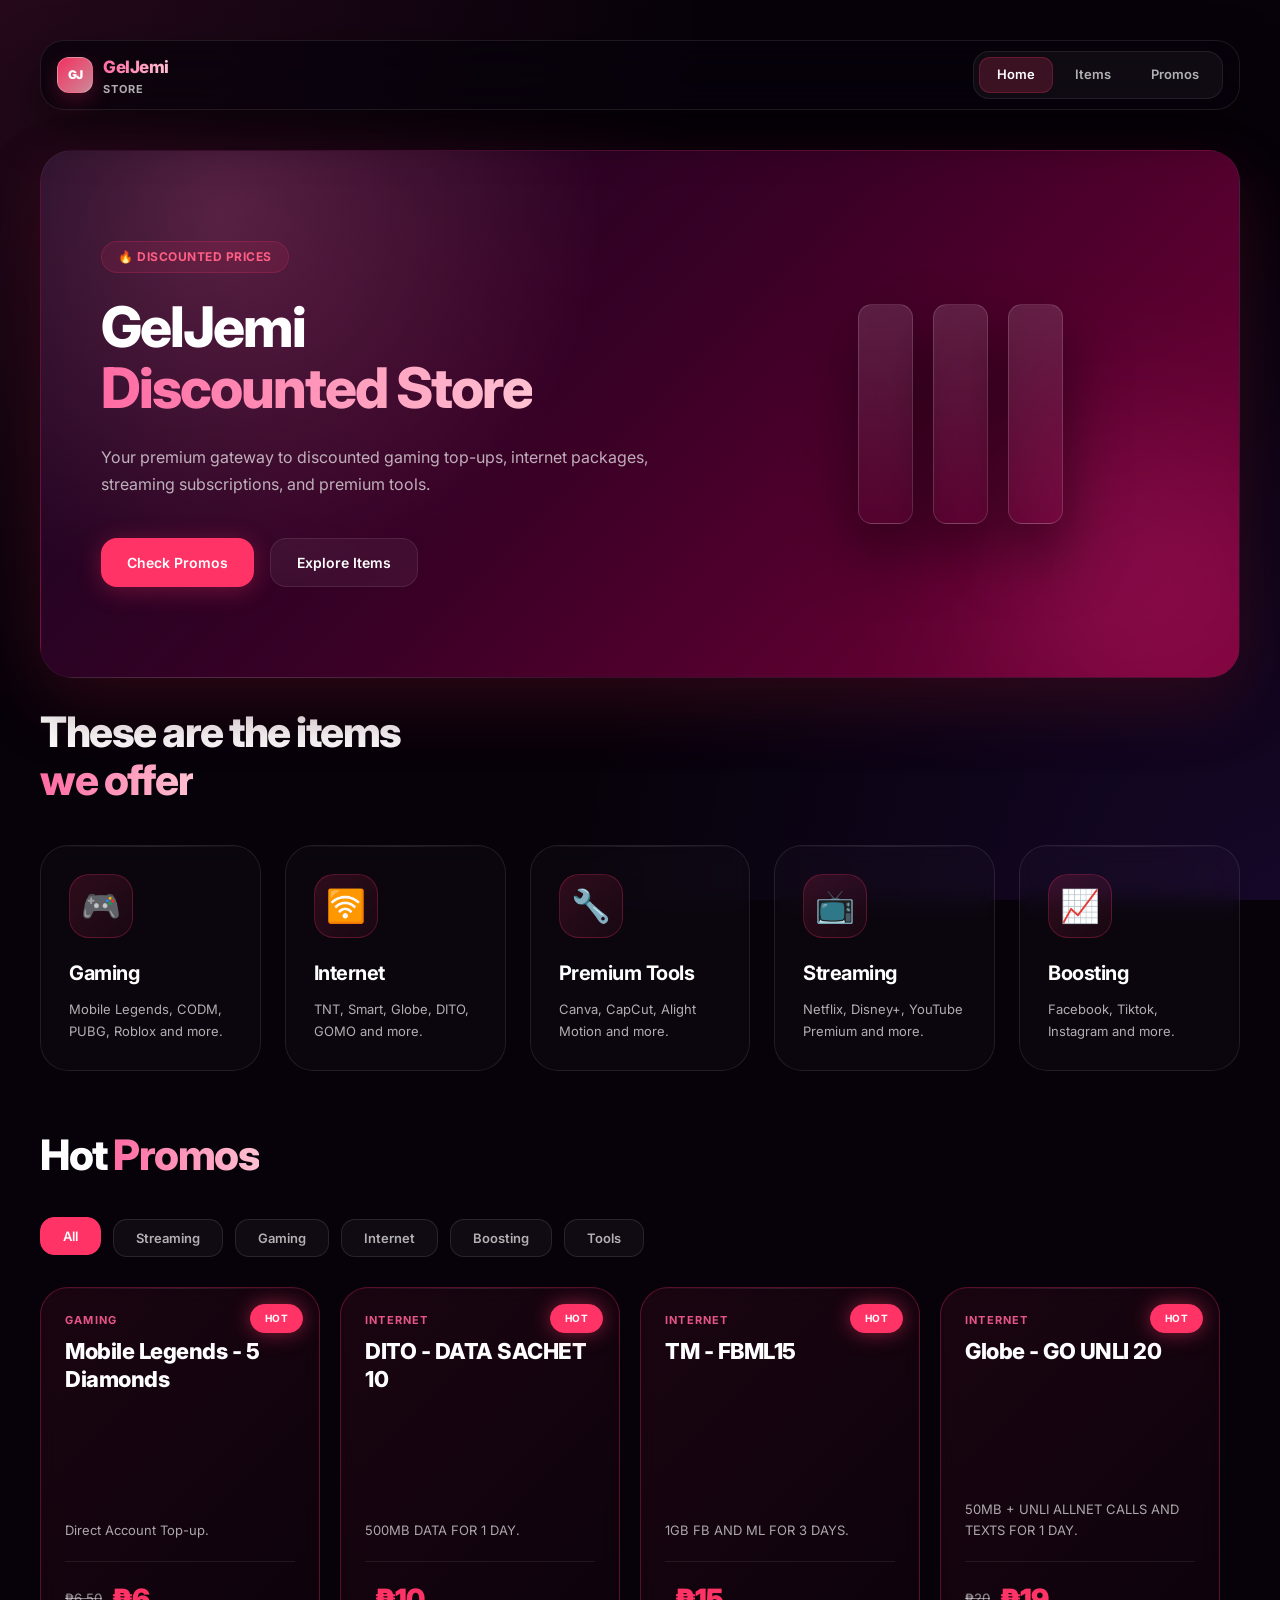
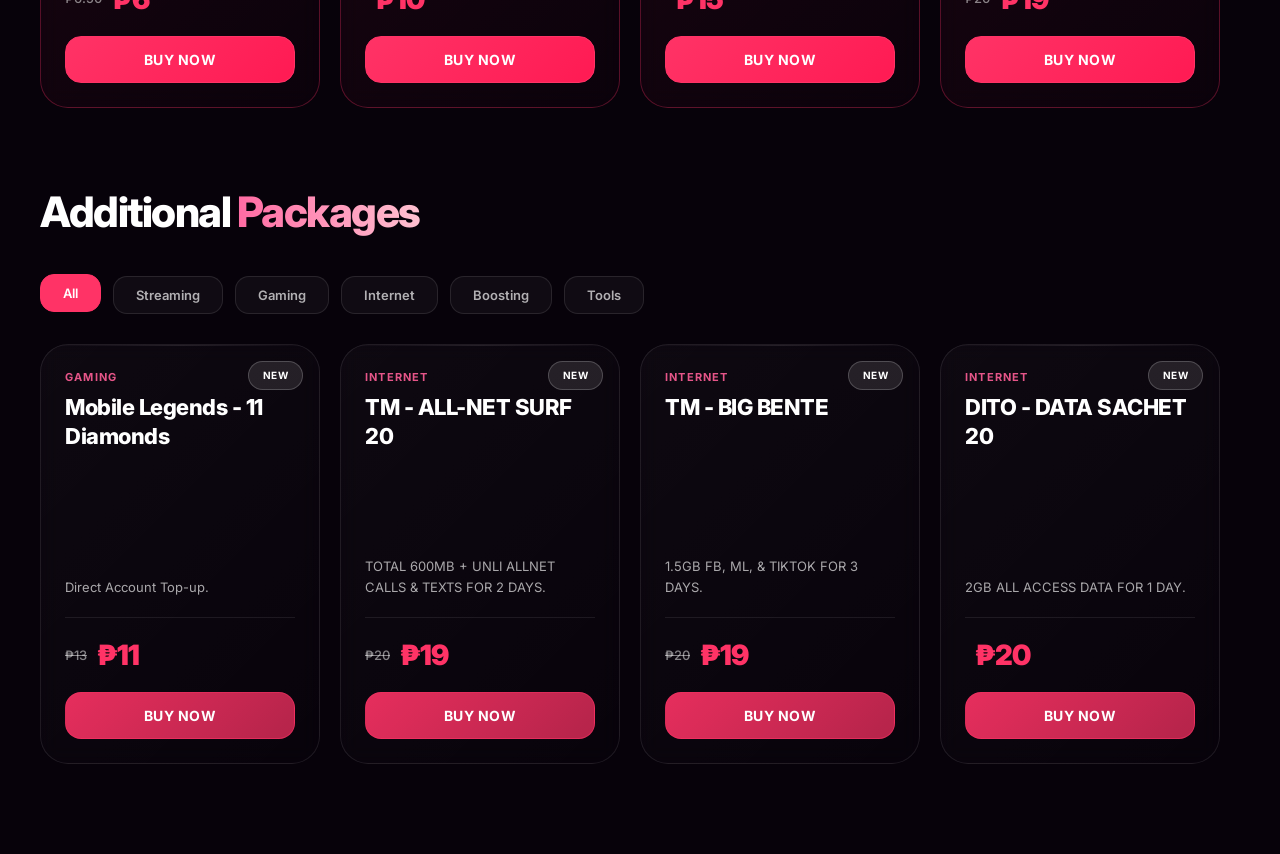
<file: index.html>
<!DOCTYPE html>
<html lang="en">
<head>
  <meta charset="utf-8" />
  <meta name="viewport" content="width=device-width,initial-scale=1" />
  <title>GelJemi - Premium Discounted Store</title>
  <meta name="theme-color" content="#12071f" />

  <link rel="preconnect" href="https://fonts.googleapis.com">
  <link rel="preconnect" href="https://fonts.gstatic.com" crossorigin>
  <link href="https://fonts.googleapis.com/css2?family=Inter:wght@400;500;600;700;800&display=swap" rel="stylesheet">
  <link rel="stylesheet" href="index.css">
</head>
<body>


<!-- Loading Screen -->
<div id="pageLoader" class="page-loader" aria-hidden="true">
  <div class="loader-inner">
    <div class="loader-logo-mark">GJ</div>
    <div class="loader-logo-name">GelJemi</div>
    <div class="loader-bar-wrap">
      <div class="loader-bar"></div>
    </div>
    <p class="loader-label">Loading store...</p>
  </div>
</div>

<div class="container">

  <nav class="navbar" role="navigation" aria-label="Main navigation">
    <div class="brand-lockup" aria-label="GelJemi store">
      <div class="logo-mark" aria-hidden="true">GJ</div>
      <div>
        <div class="logo">GelJemi</div>
        <p class="logo-subtitle">Store</p>
      </div>
    </div>
    <div class="nav-links">
      <a href="#" class="nav-link active" data-action="home">Home</a>
      <a href="#items" class="nav-link" data-action="items">Items</a>
      <a href="#promos" class="nav-link" data-action="promos">Promos</a>
    </div>
  </nav>

  <main id="app" role="main">
    <div id="home-view">
      <header class="hero-section">
        <div class="hero-content">
          <div class="hero-text">
            <span class="badge">🔥 DISCOUNTED PRICES</span>
            <h1>GelJemi<br><span class="gradient-text">Discounted Store</span></h1>
            <p class="lead">Your premium gateway to discounted gaming top-ups, internet packages, streaming subscriptions, and premium tools.</p>

            <div class="hero-buttons">
              <button class="btn btn-primary" type="button" data-scroll-to="promos">Check Promos</button>
              <button class="btn btn-secondary" type="button" data-scroll-to="items">Explore Items</button>
            </div>
          </div>

          <div class="hero-visual" aria-hidden="true">
            <div class="glass-pillar pillar-1"></div>
            <div class="glass-pillar pillar-2"></div>
            <div class="glass-pillar pillar-3"></div>
          </div>
        </div>
      </header>

      <section class="portfolio-section" id="items">
        <div class="section-header">
          <h2>These are the items<br><span class="gradient-text">we offer</span></h2>
        </div>
        <div id="itemsGrid" class="cards-grid" aria-live="polite"></div>
      </section>

      <section class="portfolio-section" id="promos">
        <div class="section-header">
          <h2>Hot <span class="gradient-text">Promos</span></h2>
        </div>

        <div class="promo-filters" role="toolbar" aria-label="Promo filters">
          <button class="filter-btn active" type="button" data-filter="all">All</button>
          <button class="filter-btn" type="button" data-filter="STREAMING">Streaming</button>
          <button class="filter-btn" type="button" data-filter="GAMING">Gaming</button>
          <button class="filter-btn" type="button" data-filter="INTERNET">Internet</button>
          <button class="filter-btn" type="button" data-filter="BOOSTING">Boosting</button>
          <button class="filter-btn" type="button" data-filter="TOOLS">Tools</button>
        </div>

        <div class="promo-swipe-wrapper">
          <div id="promosGrid" class="promos-grid" aria-live="polite"></div>
        </div>
      </section>

      <section class="portfolio-section" id="extra-layer">
        <div class="section-header">
          <h2>Additional <span class="gradient-text">Packages</span></h2>
        </div>

        <div class="promo-filters" role="toolbar" aria-label="Additional package filters">
          <button class="filter-btn active" type="button" data-extra-filter="all">All</button>
          <button class="filter-btn" type="button" data-extra-filter="STREAMING">Streaming</button>
          <button class="filter-btn" type="button" data-extra-filter="GAMING">Gaming</button>
          <button class="filter-btn" type="button" data-extra-filter="INTERNET">Internet</button>
          <button class="filter-btn" type="button" data-extra-filter="BOOSTING">Boosting</button>
          <button class="filter-btn" type="button" data-extra-filter="TOOLS">Tools</button>
        </div>

        <div class="promo-swipe-wrapper">
          <div id="extraGrid" class="promos-grid" aria-live="polite"></div>
        </div>
      </section>
    </div>

    <div id="category-view" class="is-hidden">
      <section class="portfolio-section">
        <button id="dynamic-back-btn" class="glass-back-btn" type="button" aria-label="Back to previous">← <span id="back-btn-text">Back to Home</span></button>

        <div class="section-header category-heading">
          <h2 id="selection-page-title">Choose your <span class="gradient-text" id="category-title">Platform</span></h2>
        </div>

        <div id="variant-filters" class="promo-filters variant-filters is-hidden">
          <button class="filter-btn active" type="button" data-variant="all">All</button>
          <button class="filter-btn" type="button" data-type="load" data-variant="REGULAR_LOAD">Regular Load</button>
          <button class="filter-btn" type="button" data-type="load" data-variant="PROMO_LOAD">Promo Load</button>
          <button class="filter-btn" type="button" data-type="game" data-variant="GAME_PASS">Game Pass</button>
          <button class="filter-btn" type="button" data-type="game" data-variant="GAME_TOKEN">Game Token</button>
        </div>

        <div id="category-items-grid" class="cards-grid" aria-live="polite"></div>
      </section>
    </div>
  </main>
</div>

<!-- Order Modal -->
<div id="orderModal" class="order-modal" aria-hidden="true" role="dialog" aria-modal="true" aria-labelledby="orderTitle">
  <div class="order-modal-content">
    <h2 id="orderTitle">Order Details</h2>
    <div class="order-preview" id="orderPreview">
      <div id="orderInfo"></div>
      <div id="dynamicFields"></div>
    </div>

    <div class="modal-actions">
      <button id="messengerBtn" class="messenger-btn" type="button" disabled>Copy & Open Messenger</button>
      <button id="closeModalBtn" class="close-btn" type="button">Close</button>
    </div>
  </div>
</div>

<!-- Scroll Highlight Blob -->
<div id="scrollBlob" class="scroll-highlight-blob" aria-hidden="true"></div>

<!-- Toast -->
<div id="toast" class="toast" aria-live="polite" role="status"></div>

<!-- Scripts -->
<script src="data.js"></script>
<script src="index.js"></script>
</body>
</html>
</file>
<file: index.css>
/* =========================================================================
   GLOBAL MODERN RESET & ROOT VARIABLES
   ========================================================================= */

:root {
  --bg-dark: #07020a;
  --card-bg: rgba(255, 255, 255, 0.045);
  --card-border: rgba(255, 255, 255, 0.09);
  --text-primary: #ffffff;
  --text-muted: rgba(255, 255, 255, 0.68);
  --accent-red: #ff3366;
  --accent-hover: #ff1a53;
  --accent-soft: rgba(255, 51, 102, 0.16);
  --hero-gradient: radial-gradient(circle at 15% 12%, rgba(255, 113, 164, 0.26), transparent 34%), linear-gradient(135deg, #12071f 0%, #3a0026 48%, #760038 100%);
  --text-gradient: linear-gradient(90deg, #ff6ba3 0%, #ffc1d1 100%);
  --surface-glow: 0 24px 70px rgba(255, 51, 102, 0.16);
  --transition-smooth: all 0.3s cubic-bezier(0.4, 0, 0.2, 1);
  --transition-fast: all 0.2s ease;
}


/* =========================================================================
   PAGE LOADER
   ========================================================================= */

.page-loader {
  position: fixed;
  inset: 0;
  z-index: 9999;
  background: #07020a;
  display: flex;
  align-items: center;
  justify-content: center;
  flex-direction: column;
  transition: opacity 0.5s ease, visibility 0.5s ease;
}

.page-loader.loader-hidden {
  opacity: 0;
  visibility: hidden;
  pointer-events: none;
}

.loader-inner {
  display: flex;
  flex-direction: column;
  align-items: center;
  gap: 14px;
}

.loader-logo-mark {
  width: 52px;
  height: 52px;
  border-radius: 16px;
  background: linear-gradient(135deg, rgba(255, 51, 102, 0.95), rgba(255, 171, 186, 0.8));
  border: 1px solid rgba(255, 255, 255, 0.22);
  box-shadow: 0 8px 28px rgba(255, 51, 102, 0.4);
  display: flex;
  align-items: center;
  justify-content: center;
  font-size: 18px;
  font-weight: 900;
  color: white;
  letter-spacing: -0.5px;
  animation: loaderPulse 1.6s ease-in-out infinite;
}

@keyframes loaderPulse {
  0%, 100% { transform: scale(1);   box-shadow: 0 8px 28px rgba(255, 51, 102, 0.4); }
  50%       { transform: scale(1.08); box-shadow: 0 12px 40px rgba(255, 51, 102, 0.7); }
}

.loader-logo-name {
  font-size: 22px;
  font-weight: 800;
  letter-spacing: -0.5px;
  background: linear-gradient(90deg, #ff6ba3 0%, #ffc1d1 100%);
  -webkit-background-clip: text;
  -webkit-text-fill-color: transparent;
  background-clip: text;
}

.loader-bar-wrap {
  width: 160px;
  height: 3px;
  background: rgba(255, 255, 255, 0.08);
  border-radius: 99px;
  overflow: hidden;
  margin-top: 6px;
}

.loader-bar {
  height: 100%;
  width: 0%;
  background: linear-gradient(90deg, #ff3366, #ff9ab5);
  border-radius: 99px;
  transition: width 0.3s ease;
}

.loader-label {
  font-size: 12px;
  color: rgba(255, 255, 255, 0.4);
  font-weight: 600;
  letter-spacing: 0.5px;
  text-transform: uppercase;
}

/* =========================================================================
   PAGE & VIEW TRANSITIONS
   ========================================================================= */

/* Container fades in after loader hides */
.container {
  opacity: 0;
  transition: opacity 0.45s ease;
}
.container.content-ready {
  opacity: 1;
}

/* Smooth view transitions (home ↔ category ↔ variants) */
#home-view,
#category-view {
  animation: none;
}

.view-enter {
  animation: viewFadeIn 0.3s ease forwards;
}

@keyframes viewFadeIn {
  from { opacity: 0; transform: translateY(10px); }
  to   { opacity: 1; transform: translateY(0); }
}

/* Smooth card grid population */
.cards-grid,
.promos-grid {
  opacity: 1;
  transition: opacity 0.2s ease;
}
.grid-loading {
  opacity: 0;
}


* {
  box-sizing: border-box;
  margin: 0;
  padding: 0;
  font-family: 'Inter', system-ui, -apple-system, BlinkMacSystemFont, 'Segoe UI', sans-serif;
  scroll-behavior: smooth;
}

button:focus-visible,
a:focus-visible,
[role="button"]:focus-visible {
  outline: 3px solid rgba(255, 94, 151, 0.85);
  outline-offset: 4px;
}

.is-hidden {
  display: none !important;
}

.category-heading {
  margin-top: 10px;
}

.variant-filters {
  margin-bottom: 20px;
}

body {
  background-color: var(--bg-dark);
  background-image:
    radial-gradient(circle at top left, rgba(255, 59, 149, 0.12), transparent 45%),
    radial-gradient(circle at bottom right, rgba(123, 44, 255, 0.12), transparent 45%);
  background-attachment: fixed;
  color: var(--text-primary);
  padding: clamp(18px, 4vw, 40px) clamp(12px, 3vw, 20px);
  line-height: 1.5;
  text-rendering: optimizeLegibility;
  -webkit-font-smoothing: antialiased;
  display: flex;
  justify-content: center;
  min-height: 100vh;
  overflow-x: hidden;
}

/* =========================================================================
   MAIN CONTAINER
   ========================================================================= */

.container {
  max-width: 1200px;
  width: 100%;
  display: flex;
  flex-direction: column;
  gap: clamp(22px, 4vw, 40px);
}

/* =========================================================================
   NAVIGATION BAR
   ========================================================================= */

.navbar {
  display: flex;
  justify-content: space-between;
  align-items: center;
  position: sticky;
  top: 20px;
  z-index: 1000;
  background: rgba(7, 2, 10, 0.7);
  backdrop-filter: blur(20px);
  -webkit-backdrop-filter: blur(20px);
  padding: 10px 16px;
  border-radius: 24px;
  border: 1px solid var(--card-border);
  box-shadow: 0 18px 48px rgba(0, 0, 0, 0.55);
  gap: 12px;
}

/* =========================================================================
   SCROLL HIGHLIGHT BLOB
   ========================================================================= */

.scroll-highlight-blob {
  position: fixed;
  width: 480px;
  height: 480px;
  border-radius: 50%;
  pointer-events: none;
  z-index: 0;
  filter: blur(90px);
  opacity: 0;
  transform: translate(-50%, -50%);
  transition: opacity 0.6s ease, top 0.55s cubic-bezier(0.4, 0, 0.2, 1), background 0.6s ease;
  will-change: top, opacity;
}

.scroll-highlight-blob.blob-visible {
  opacity: 1;
}

.scroll-highlight-blob.blob-items {
  background: radial-gradient(circle, rgba(255, 51, 102, 0.22) 0%, transparent 70%);
}

.scroll-highlight-blob.blob-promos {
  background: radial-gradient(circle, rgba(160, 80, 255, 0.22) 0%, transparent 70%);
}

.brand-lockup {
  align-items: center;
  display: flex;
  gap: 10px;
  flex-shrink: 0;
}

.logo-mark {
  align-items: center;
  background: linear-gradient(135deg, rgba(255, 51, 102, 0.95), rgba(255, 171, 186, 0.8));
  border: 1px solid rgba(255, 255, 255, 0.22);
  border-radius: 12px;
  box-shadow: 0 8px 20px rgba(255, 51, 102, 0.22);
  color: white;
  display: flex;
  flex: 0 0 36px;
  font-size: 12px;
  font-weight: 900;
  height: 36px;
  justify-content: center;
  letter-spacing: -0.5px;
  width: 36px;
}

.logo {
  font-size: 17px;
  font-weight: 800;
  letter-spacing: -0.5px;
  background: var(--text-gradient);
  -webkit-background-clip: text;
  -webkit-text-fill-color: transparent;
  background-clip: text;
}

.logo-subtitle {
  color: var(--text-muted);
  font-size: 11px;
  font-weight: 700;
  letter-spacing: 0.08em;
  line-height: 1;
  margin-top: 3px;
  text-transform: uppercase;
}

.nav-links {
  display: flex;
  align-items: center;
  gap: 4px;
  background: rgba(255, 255, 255, 0.045);
  border: 1px solid rgba(255, 255, 255, 0.08);
  border-radius: 16px;
  padding: 5px;
  flex: 0 0 auto;
}

.nav-links a {
  color: var(--text-muted);
  text-decoration: none;
  font-size: 13px;
  font-weight: 600;
  transition: color 0.2s ease, background 0.2s ease;
  cursor: pointer;
  border-radius: 11px;
  padding: 8px 18px;
  white-space: nowrap;
}

.nav-links a:hover {
  color: var(--text-primary);
  background: rgba(255, 255, 255, 0.06);
}

.nav-links a.active {
  color: var(--text-primary);
  background: rgba(255, 51, 102, 0.18);
  box-shadow: inset 0 0 0 1px rgba(255, 51, 102, 0.22);
}

/* =========================================================================
   HERO SECTION
   ========================================================================= */

.hero-section {
  background: var(--hero-gradient);
  border-radius: 32px;
  padding: clamp(42px, 8vw, 90px) clamp(22px, 5vw, 60px);
  position: relative;
  overflow: hidden;
  box-shadow: var(--surface-glow), 0 30px 60px rgba(0, 0, 0, 0.42);
  border: 1px solid rgba(255, 255, 255, 0.05);
}

.hero-section::after {
  content: '';
  position: absolute;
  bottom: -50px;
  right: -50px;
  width: 300px;
  height: 300px;
  background: rgba(255, 59, 149, 0.2);
  filter: blur(80px);
  border-radius: 50%;
  pointer-events: none;
}

.hero-content {
  display: flex;
  align-items: center;
  justify-content: space-between;
  gap: 60px;
  position: relative;
  z-index: 1;
}

.hero-text {
  flex: 1.2;
  max-width: 580px;
}

.badge {
  display: inline-block;
  background: rgba(255, 51, 102, 0.1);
  color: #ff5e84;
  padding: 6px 16px;
  border-radius: 100px;
  font-size: 12px;
  font-weight: 700;
  text-transform: uppercase;
  letter-spacing: 0.5px;
  margin-bottom: 24px;
  border: 1px solid rgba(255, 51, 102, 0.2);
}

.hero-text h1 {
  font-size: clamp(32px, 5vw, 56px);
  font-weight: 800;
  line-height: 1.1;
  margin-bottom: 24px;
  letter-spacing: clamp(-2px, -0.35vw, -0.8px);
}

.gradient-text {
  background: var(--text-gradient);
  -webkit-background-clip: text;
  -webkit-text-fill-color: transparent;
  background-clip: text;
}

.hero-text p {
  color: var(--text-muted);
  font-size: clamp(14px, 2vw, 16px);
  line-height: 1.7;
  margin-bottom: clamp(22px, 4vw, 40px);
}

/* =========================================================================
   BUTTONS
   ========================================================================= */

.hero-buttons {
  display: flex;
  gap: 16px;
}

.btn {
  display: inline-block;
  padding: 15px 26px;
  border-radius: 16px;
  font-size: 14px;
  font-weight: 600;
  text-decoration: none;
  text-align: center;
  cursor: pointer;
  border: none;
  transition: var(--transition-smooth);
}

.btn-primary {
  background-color: var(--accent-red);
  color: white;
  box-shadow: 0 4px 24px rgba(255, 51, 102, 0.3);
}

.btn-primary:hover {
  background-color: var(--accent-hover);
  transform: translateY(-3px);
  box-shadow: 0 8px 32px rgba(255, 51, 102, 0.5);
}

.btn-secondary {
  background-color: rgba(255, 255, 255, 0.05);
  color: white;
  border: 1px solid var(--card-border);
  backdrop-filter: blur(5px);
}

.btn-secondary:hover {
  background-color: rgba(255, 255, 255, 0.12);
  transform: translateY(-3px);
  border-color: rgba(255, 255, 255, 0.2);
}

/* =========================================================================
   HERO VISUAL - GLASS PILLARS
   ========================================================================= */

.hero-visual {
  flex: 0.8;
  height: 300px;
  display: none;
  justify-content: center;
  align-items: center;
  gap: 20px;
}

.glass-pillar {
  width: 55px;
  height: 220px;
  background: linear-gradient(180deg, rgba(255, 255, 255, 0.12) 0%, rgba(255, 255, 255, 0.01) 100%);
  border: 1px solid rgba(255, 255, 255, 0.15);
  backdrop-filter: blur(15px);
  -webkit-backdrop-filter: blur(15px);
  border-radius: 14px;
  transform: skewY(-12px);
  box-shadow: 0 30px 60px rgba(0, 0, 0, 0.5);
  animation: float 4s ease-in-out infinite alternate;
}

.pillar-1 { animation-delay: 0s; }
.pillar-2 { animation-delay: 0.3s; }
.pillar-3 { animation-delay: 0.6s; }

@keyframes float {
  0% { transform: skewY(-12px) translateY(0); }
  100% { transform: skewY(-12deg) translateY(-15px); }
}

/* =========================================================================
   SECTIONS & GRIDS
   ========================================================================= */

.portfolio-section {
  padding: clamp(18px, 4vw, 30px) 0;
}

.section-header {
  margin-bottom: clamp(22px, 4vw, 40px);
}

.section-header h2 {
  font-size: clamp(22px, 4vw, 42px);
  font-weight: 800;
  line-height: 1.15;
  letter-spacing: -1.5px;
}

.cards-grid {
  display: grid;
  grid-template-columns: repeat(auto-fit, minmax(220px, 1fr));
  gap: clamp(14px, 3vw, 24px);
}

/* =========================================================================
   PROFESSIONAL ITEM CARDS
   ========================================================================= */

.card {
  background: rgba(255, 255, 255, 0.02);
  border: 1px solid var(--card-border);
  border-radius: 28px;
  padding: clamp(18px, 3vw, 28px);
  transition: var(--transition-smooth);
  position: relative;
  overflow: hidden;
  display: flex;
  flex-direction: column;
  height: 100%;
  backdrop-filter: blur(10px);
}

.card::before {
  content: '';
  position: absolute;
  top: 0;
  left: 0;
  right: 0;
  height: 1px;
  background: linear-gradient(90deg, transparent, rgba(255, 255, 255, 0.1), transparent);
  pointer-events: none;
}

.card-link.card {
  text-decoration: none;
  display: flex;
  cursor: pointer;
}

.card:hover {
  transform: translateY(-8px);
  border-color: rgba(255, 94, 151, 0.4);
  background: rgba(255, 255, 255, 0.05);
  box-shadow: 0 20px 50px rgba(255, 51, 102, 0.15);
}

.card-icon {
  width: 64px;
  height: 64px;
  background: linear-gradient(135deg, rgba(255, 51, 102, 0.15), rgba(255, 51, 102, 0.05));
  border: 1px solid rgba(255, 51, 102, 0.25);
  border-radius: 20px;
  display: flex;
  align-items: center;
  justify-content: center;
  font-size: 32px;
  margin-bottom: 20px;
  transition: var(--transition-fast);
}

.card:hover .card-icon {
  transform: scale(1.15) rotate(5deg);
  background: linear-gradient(135deg, rgba(255, 51, 102, 0.25), rgba(255, 51, 102, 0.1));
}

.card h3 {
  font-size: 20px;
  font-weight: 700;
  margin-bottom: 10px;
  color: var(--text-primary);
  letter-spacing: -0.5px;
}

.card p {
  color: var(--text-muted);
  font-size: 13px;
  line-height: 1.7;
  flex-grow: 1;
}

/* =========================================================================
   PROFESSIONAL PROMO CARDS
   ========================================================================= */

.promo-swipe-wrapper {
  overflow-x: auto;
  padding-bottom: 20px;
  padding-left: 2px;
  padding-right: 2px;
  scrollbar-width: none;
  -webkit-overflow-scrolling: touch;
  scroll-snap-type: x mandatory;
}

.promo-swipe-wrapper::-webkit-scrollbar {
  display: none;
}

.promos-grid {
  display: flex;
  flex-direction: row;
  flex-wrap: nowrap;
  gap: clamp(14px, 3vw, 20px);
  width: max-content;
}

.promo-card.promo-hidden,
.premium-variant-card.promo-hidden {
  display: none;
}

.promo-card {
  background: linear-gradient(135deg, rgba(255, 255, 255, 0.03) 0%, rgba(255, 255, 255, 0.008) 100%);
  border: 1px solid var(--card-border);
  border-radius: 28px;
  padding: 24px;
  position: relative;
  display: flex;
  flex-direction: column;
  justify-content: space-between;
  gap: 20px;
  transition: var(--transition-smooth);
  backdrop-filter: blur(10px);
  overflow: hidden;
  flex: 0 0 280px;
  min-width: 280px;
  scroll-snap-align: start;
}

.promo-card::before {
  content: '';
  position: absolute;
  top: 0;
  left: 0;
  right: 0;
  height: 1px;
  background: linear-gradient(90deg, transparent, rgba(255, 255, 255, 0.1), transparent);
  pointer-events: none;
}

.promo-card.hot-deal {
  border-color: rgba(255, 51, 102, 0.3);
  background: linear-gradient(135deg, rgba(255, 51, 102, 0.08) 0%, rgba(255, 51, 102, 0.02) 100%);
}

.promo-card:hover {
  transform: translateY(-8px);
  box-shadow: 0 25px 60px rgba(0, 0, 0, 0.4);
  border-color: rgba(255, 94, 151, 0.4);
}

.promo-card.hot-deal:hover {
  border-color: rgba(255, 51, 102, 0.6);
  box-shadow: 0 25px 60px rgba(255, 51, 102, 0.2);
}

.promo-badge {
  position: absolute;
  top: 16px;
  right: 16px;
  background: rgba(255, 255, 255, 0.1);
  border: 1px solid rgba(255, 255, 255, 0.2);
  padding: 6px 14px;
  border-radius: 100px;
  font-size: 10px;
  font-weight: 700;
  color: #ffffff;
  text-transform: uppercase;
  letter-spacing: 0.5px;
}

.hot-deal .promo-badge {
  background: var(--accent-red);
  border-color: var(--accent-red);
  box-shadow: 0 0 20px rgba(255, 51, 102, 0.5);
}

.promo-tag {
  font-size: 11px;
  font-weight: 700;
  color: rgba(255, 94, 151, 0.9);
  letter-spacing: 1.2px;
  text-transform: uppercase;
  display: block;
  margin-bottom: 8px;
}

.promo-header {
  flex-grow: 1;
}

.promo-title {
  font-size: 22px;
  font-weight: 800;
  line-height: 1.3;
  color: var(--text-primary);
  letter-spacing: -0.5px;
  margin-bottom: 8px;
}

.promo-desc {
  color: rgba(255, 255, 255, 0.65);
  font-size: 13px;
  line-height: 1.6;
}

.promo-footer {
  display: flex;
  flex-direction: column;
  gap: 16px;
  border-top: 1px solid rgba(255, 255, 255, 0.08);
  padding-top: 16px;
}

.price-container {
  display: flex;
  align-items: center;
  gap: 10px;
}

.old-price {
  font-size: 13px;
  color: rgba(255, 255, 255, 0.5);
  text-decoration: line-through;
  font-weight: 500;
}

.new-price {
  font-size: 28px;
  font-weight: 900;
  color: var(--accent-red);
  letter-spacing: -1px;
}

.promo-btn {
  width: 100%;
  padding: 14px;
  background: linear-gradient(135deg, rgba(255, 51, 102, 0.9), rgba(255, 51, 102, 0.7));
  border: 1px solid rgba(255, 51, 102, 0.5);
  color: white;
  text-decoration: none;
  border-radius: 16px;
  font-size: 14px;
  font-weight: 700;
  cursor: pointer;
  transition: var(--transition-fast);
  text-transform: uppercase;
  letter-spacing: 0.5px;
}

.promo-btn:hover {
  background: linear-gradient(135deg, var(--accent-red), var(--accent-hover));
  border-color: var(--accent-red);
  transform: translateY(-2px);
  box-shadow: 0 8px 24px rgba(255, 51, 102, 0.4);
}

.hot-deal .promo-btn {
  background: linear-gradient(135deg, var(--accent-red), var(--accent-hover));
  border-color: var(--accent-red);
}

.hot-deal .promo-btn:hover {
  transform: translateY(-2px);
  box-shadow: 0 12px 32px rgba(255, 51, 102, 0.5);
}

/* =========================================================================
   STAY TUNED CARD
   ========================================================================= */

.stay-tuned-placeholder {
  width: 100%;
}

.stay-tuned-placeholder .card {
  text-align: center;
  display: flex;
  flex-direction: column;
  justify-content: center;
  align-items: center;
  gap: 4px;
}

.stay-tuned-placeholder .card h3 {
  font-size: 22px;
  margin-bottom: 8px;
  color: var(--text-primary);
}

.stay-tuned-placeholder .card p {
  color: var(--text-muted);
  font-size: 14px;
  line-height: 1.6;
  margin-bottom: 20px;
}

.inquire-btn {
  width: 100%;
  max-width: 260px;
  padding: 14px;
  background: linear-gradient(135deg, rgba(255, 51, 102, 0.9), rgba(255, 51, 102, 0.7));
  border: 1px solid rgba(255, 51, 102, 0.5);
  color: white;
  border-radius: 16px;
  font-size: 14px;
  font-weight: 700;
  cursor: pointer;
  transition: var(--transition-fast);
  text-transform: uppercase;
  letter-spacing: 0.5px;
}

.inquire-btn:hover {
  background: linear-gradient(135deg, var(--accent-red), var(--accent-hover));
  border-color: var(--accent-red);
  transform: translateY(-2px);
  box-shadow: 0 8px 24px rgba(255, 51, 102, 0.4);
}

/* =========================================================================
   FILTERS
   ========================================================================= */

.promo-filters {
  display: flex;
  gap: 12px;
  margin-bottom: 30px;
  flex-wrap: wrap;
}

.filter-btn {
  background: rgba(255, 255, 255, 0.04);
  border: 1px solid rgba(255, 255, 255, 0.1);
  color: var(--text-muted);
  padding: 10px 22px;
  border-radius: 14px;
  cursor: pointer;
  font-size: 13px;
  font-weight: 600;
  transition: var(--transition-fast);
  text-transform: capitalize;
}

.filter-btn:hover,
.filter-btn.active {
  background: var(--accent-red);
  color: white;
  border-color: var(--accent-red);
  transform: translateY(-2px);
}

/* =========================================================================
   NAVIGATION & BACK BUTTON
   ========================================================================= */

.glass-back-btn {
  display: inline-flex;
  align-items: center;
  gap: 8px;
  padding: 10px 20px;
  background: rgba(255, 255, 255, 0.05);
  border: 1px solid rgba(255, 255, 255, 0.1);
  border-radius: 100px;
  color: var(--text-primary);
  font-size: 14px;
  font-weight: 600;
  cursor: pointer;
  transition: var(--transition-smooth);
  backdrop-filter: blur(10px);
  -webkit-backdrop-filter: blur(10px);
  margin-bottom: 24px;
}

.glass-back-btn:hover {
  background: rgba(255, 255, 255, 0.1);
  transform: translateX(-5px);
  border-color: rgba(255, 51, 102, 0.4);
  box-shadow: 0 10px 20px rgba(0, 0, 0, 0.3);
}

/* =========================================================================
   PLATFORM CARDS
   ========================================================================= */

.platform-card {
  display: flex;
  align-items: center;
  padding: 20px 24px;
  background: var(--card-bg);
  border: 1px solid var(--card-border);
  border-radius: 20px;
  cursor: pointer;
  transition: var(--transition-smooth);
  gap: 20px;
}

.platform-card:hover {
  transform: translateY(-4px);
  background: rgba(255, 255, 255, 0.06);
  border-color: rgba(255, 94, 151, 0.4);
  box-shadow: 0 15px 30px rgba(0, 0, 0, 0.3);
}

.platform-icon-wrap {
  width: 52px;
  height: 52px;
  border-radius: 16px;
  background: linear-gradient(135deg, rgba(255, 51, 102, 0.1), rgba(255, 51, 102, 0.02));
  border: 1px solid rgba(255, 51, 102, 0.2);
  display: flex;
  align-items: center;
  justify-content: center;
  font-size: clamp(20px, 4vw, 24px);
  flex-shrink: 0;
}

.platform-info h3 {
  font-size: 18px;
  margin-bottom: 4px;
  color: var(--text-primary);
}

.platform-info p {
  font-size: 13px;
  color: var(--text-muted);
}

.platform-arrow {
  margin-left: auto;
  color: var(--text-muted);
  font-size: 18px;
  transition: var(--transition-fast);
}

.platform-card:hover .platform-arrow {
  transform: translateX(4px);
  color: var(--accent-red);
}

/* =========================================================================
   VARIANT CARDS
   ========================================================================= */

.premium-variant-card {
  background: rgba(255, 255, 255, 0.03);
  border: 1px solid rgba(255, 255, 255, 0.08);
  border-radius: 24px;
  padding: 28px;
  display: flex;
  flex-direction: column;
  gap: 18px;
  transition: var(--transition-smooth);
  backdrop-filter: blur(10px);
}

.premium-variant-card:hover {
  transform: translateY(-6px);
  border-color: rgba(255, 51, 102, 0.4);
  box-shadow: 0 20px 40px rgba(0, 0, 0, 0.35);
}

.variant-title {
  font-size: clamp(1.2rem, 4vw, 1.6rem);
  font-weight: 800;
  color: white;
  margin-bottom: 8px;
}

.variant-desc {
  color: rgba(255, 255, 255, 0.75);
  font-size: 1rem;
}

.variant-price-row {
  display: flex;
  gap: 10px;
  align-items: center;
}

.variant-old-price {
  text-decoration: line-through;
  color: rgba(255, 255, 255, 0.45);
  font-size: 1.1rem;
}

.variant-new-price {
  color: white;
  font-size: clamp(1.3rem, 4vw, 1.8rem);
  font-weight: 800;
}

.premium-buy-btn {
  width: 100%;
  border: none;
  padding: 14px;
  border-radius: 14px;
  background: var(--accent-red);
  color: white;
  font-size: 15px;
  font-weight: 700;
  cursor: pointer;
  transition: var(--transition-fast);
  text-transform: uppercase;
  letter-spacing: 0.5px;
}

.premium-buy-btn:hover {
  background: var(--accent-hover);
  transform: translateY(-2px);
  box-shadow: 0 8px 20px rgba(255, 51, 102, 0.3);
}

/* =========================================================================
   BOOSTING QUANTITY INPUT
   ========================================================================= */

.boost-qty-row {
  display: flex;
  flex-direction: column;
  gap: 8px;
}

.boost-qty-label {
  font-size: 12px;
  font-weight: 700;
  letter-spacing: 0.5px;
  text-transform: uppercase;
  color: rgba(255, 255, 255, 0.55);
}

.boost-qty-input-wrap {
  display: flex;
  align-items: stretch;
  border: 1px solid rgba(255, 255, 255, 0.1);
  background: rgba(255, 255, 255, 0.05);
  border-radius: 14px;
  overflow: hidden;
  transition: var(--transition-fast);
}

.boost-qty-input-wrap:focus-within {
  border-color: var(--accent-red);
  background: rgba(255, 255, 255, 0.08);
}

.qty-step-btn {
  flex: 0 0 44px;
  border: none;
  background: transparent;
  color: white;
  font-size: 20px;
  font-weight: 700;
  cursor: pointer;
  transition: var(--transition-fast);
}

.qty-step-btn:hover {
  background: rgba(255, 51, 102, 0.25);
}

.boost-qty-input {
  flex: 1;
  min-width: 0;
  border: none;
  background: transparent;
  color: white;
  font-size: 16px;
  font-weight: 700;
  text-align: center;
  outline: none;
  -moz-appearance: textfield;
}

.boost-qty-input::-webkit-outer-spin-button,
.boost-qty-input::-webkit-inner-spin-button {
  -webkit-appearance: none;
  margin: 0;
}

.boost-qty-hint {
  font-size: 12px;
  color: rgba(255, 255, 255, 0.4);
}

/* =========================================================================
   MODAL
   ========================================================================= */

.order-modal {
  display: none;
  position: fixed;
  inset: 0;
  background: rgba(0, 0, 0, 0.8);
  backdrop-filter: blur(8px);
  -webkit-backdrop-filter: blur(8px);
  justify-content: center;
  align-items: center;
  z-index: 2000;
}

.order-modal.show {
  display: flex;
}

.order-modal-content {
  width: 90%;
  max-width: 380px;
  background: #13131c;
  padding: 24px;
  border-radius: 20px;
  border: 1px solid rgba(255, 255, 255, 0.1);
  box-shadow: 0 10px 30px rgba(0, 0, 0, 0.4);
  animation: popupShow 0.25s ease;
}

@keyframes popupShow {
  from {
    opacity: 0;
    transform: scale(0.9);
  }
  to {
    opacity: 1;
    transform: scale(1);
  }
}

.order-modal-content h2 {
  font-size: 1rem;
  font-weight: 700;
  color: white;
  margin-bottom: 16px;
  text-align: center;
}

.order-preview {
  background: rgba(0, 0, 0, 0.3);
  border-radius: 12px;
  padding: 16px;
  margin-bottom: 16px;
}

.order-preview pre {
  margin: 0;
  white-space: pre-wrap;
  font-family: 'Courier New', monospace;
  font-size: 11px;
  line-height: 1.4;
  color: #e0e0e0;
}

.order-input {
  width: 100%;
  padding: 12px;
  margin-top: 10px;
  border-radius: 12px;
  border: 1px solid rgba(255, 255, 255, 0.1);
  background: rgba(255, 255, 255, 0.05);
  color: white;
  font-size: 13px;
  outline: none;
  transition: var(--transition-fast);
}

.order-input:focus {
  border-color: var(--accent-red);
  background: rgba(255, 255, 255, 0.08);
}

#orderInfo {
  color: white;
  line-height: 1.6;
  margin-bottom: 10px;
  font-size: 13px;
}

.modal-actions {
  display: flex;
  flex-direction: column;
  gap: 12px;
}

.messenger-btn {
  display: block;
  width: 100%;
  text-align: center;
  text-decoration: none;
  color: white;
  background: #0084ff;
  border: none;
  padding: 12px;
  border-radius: 12px;
  font-size: 0.85rem;
  font-weight: 600;
  cursor: pointer;
  transition: var(--transition-fast);
  text-transform: uppercase;
  letter-spacing: 0.5px;
}

.messenger-btn:hover:not(:disabled) {
  transform: translateY(-2px);
  box-shadow: 0 4px 12px rgba(0, 132, 255, 0.3);
}

.messenger-btn:disabled {
  opacity: 0.5;
  cursor: not-allowed;
}

.close-btn {
  width: 100%;
  border: none;
  padding: 12px;
  border-radius: 12px;
  background: rgba(255, 255, 255, 0.08);
  color: white;
  font-size: 0.85rem;
  font-weight: 600;
  cursor: pointer;
  transition: var(--transition-fast);
  text-transform: uppercase;
  letter-spacing: 0.5px;
}

.close-btn:hover {
  background: rgba(255, 255, 255, 0.12);
  transform: translateY(-2px);
}

.toast {
  position: fixed;
  left: 50%;
  bottom: 24px;
  transform: translateX(-50%);
  background: rgba(19, 19, 28, 0.95);
  border: 1px solid rgba(255, 255, 255, 0.12);
  border-radius: 999px;
  color: white;
  font-size: 13px;
  font-weight: 700;
  opacity: 0;
  padding: 12px 18px;
  pointer-events: none;
  transition: opacity 0.2s ease, transform 0.2s ease;
  z-index: 2500;
}

.toast.show {
  opacity: 1;
  transform: translateX(-50%) translateY(-4px);
}

/* =========================================================================
   RESPONSIVE BREAKPOINTS
   ========================================================================= */

@media (max-width: 1024px) {
  .hero-content {
    flex-direction: row;
    align-items: center;
    gap: 24px;
    text-align: left;
  }

  .hero-text {
    flex: 1;
    min-width: 0;
    max-width: none;
  }

  .hero-buttons {
    justify-content: flex-start;
  }

  .hero-visual {
    display: none !important;
  }

  .cards-grid {
    grid-template-columns: repeat(2, minmax(0, 1fr));
  }

  .section-header h2 {
    font-size: clamp(30px, 6vw, 38px);
  }
}

@media (max-width: 768px) {
  body {
    background-image:
      radial-gradient(circle at top, rgba(255, 83, 145, 0.18), transparent 36%),
      radial-gradient(circle at bottom right, rgba(123, 44, 255, 0.16), transparent 44%);
  }

  .navbar {
    top: 8px;
    padding: 7px 10px;
    border-radius: 20px;
  }

  .brand-lockup {
    flex-shrink: 1;
    min-width: 0;
    overflow: hidden;
  }

  .logo-mark {
    flex: 0 0 30px;
    height: 30px;
    width: 30px;
    font-size: 10px;
    border-radius: 10px;
  }

  .logo {
    font-size: 14px;
    white-space: nowrap;
    overflow: hidden;
    text-overflow: ellipsis;
  }

  .logo-subtitle {
    font-size: 9px;
  }

  .nav-links {
    border-radius: 13px;
    padding: 4px;
  }

  .nav-links a {
    font-size: 11px;
    padding: 7px 11px;
    border-radius: 9px;
  }

  .nav-links a.active {
    background: rgba(255, 51, 102, 0.18);
    box-shadow: inset 0 0 0 1px rgba(255, 51, 102, 0.22);
  }

  .hero-section {
    border-radius: 28px;
  }

  .hero-content {
    flex-direction: row;
    align-items: center;
    gap: 16px;
    text-align: left;
  }

  .badge {
    font-size: 11px;
    margin-bottom: 18px;
    padding: 6px 13px;
  }

  .hero-text h1 {
    font-size: clamp(26px, 8vw, 40px);
    line-height: 1.05;
    margin-bottom: 14px;
  }

  .hero-text p {
    font-size: 13px;
    line-height: 1.6;
    margin-bottom: 20px;
  }

  .hero-buttons {
    flex-direction: column;
    gap: 10px;
  }

  .hero-buttons .btn {
    width: auto;
  }

  .btn {
    border-radius: 18px;
    font-size: 14px;
    padding: 15px 18px;
  }

  .section-header h2 {
    font-size: clamp(28px, 9vw, 34px);
    letter-spacing: -1px;
  }

  .cards-grid {
    grid-template-columns: repeat(2, minmax(0, 1fr));
  }

  .card {
    border-radius: 22px;
    min-height: 170px;
  }

  .card-icon {
    border-radius: 18px;
    height: 52px;
    margin-bottom: 16px;
    width: 52px;
  }

  .card h3 {
    font-size: 17px;
  }

  .card p {
    font-size: 12px;
    line-height: 1.55;
  }

  .promo-filters {
    flex-wrap: nowrap;
    gap: 10px;
    margin-left: -2px;
    margin-right: -2px;
    overflow-x: auto;
    padding: 2px 2px 14px;
    scrollbar-width: none;
  }

  .promo-filters::-webkit-scrollbar {
    display: none;
  }

  .filter-btn {
    border-radius: 999px;
    flex: 0 0 auto;
    font-size: 12px;
    padding: 10px 16px;
  }

  .promo-card {
    border-radius: 24px;
    padding: 20px;
  }

  .promo-title {
    font-size: 20px;
  }

  .promo-desc {
    font-size: 13px;
  }

  .new-price {
    font-size: 25px;
  }

  .platform-card {
    border-radius: 22px;
    gap: 14px;
    padding: 16px;
  }

  .platform-icon-wrap {
    height: 48px;
    width: 48px;
  }

  .premium-variant-card {
    border-radius: 22px;
    padding: 20px;
  }
}

@media (max-width: 520px) {
  body {
    padding: 12px;
  }

  .container {
    gap: 20px;
  }

  .navbar {
    border-radius: 22px;
    padding: 12px;
  }

  .hero-section {
    padding: 28px 16px;
  }

  .hero-content {
    gap: 12px;
  }



  .cards-grid {
    gap: 12px;
  }

  .card {
    padding: 16px;
  }

  .card-icon {
    font-size: 24px;
    height: 46px;
    width: 46px;
  }

  .card h3 {
    font-size: 16px;
  }

  .card p {
    font-size: 11.5px;
  }

  .platform-card,
  .premium-variant-card {
    grid-column: 1 / -1;
  }

  .section-header {
    margin-bottom: 18px;
  }

  .portfolio-section {
    padding: 16px 0;
  }

  .order-modal {
    align-items: flex-end;
    padding: 12px;
  }

  .order-modal-content {
    border-radius: 24px;
    max-width: none;
    padding: 20px;
    width: 100%;
  }
}

@media (max-width: 380px) {
  .cards-grid {
    grid-template-columns: 1fr;
  }

  .hero-text h1 {
    font-size: 34px;
  }

  .nav-links a {
    font-size: 11px;
  }
}

/* =========================================================================
   DESKTOP BREAKPOINT - Show glass pillars
   ========================================================================= */

@media (min-width: 980px) {
  .hero-visual {
    display: flex !important;
  }
}


.card-icon img,
.platform-icon-wrap img {
  width: 48px;
  height: 48px;
  object-fit: contain;
  display: block;
  margin: auto;
}

.platform-icon-wrap img {
  width: 75%;
  height: 75%;
  object-fit: contain;
}
</file>
